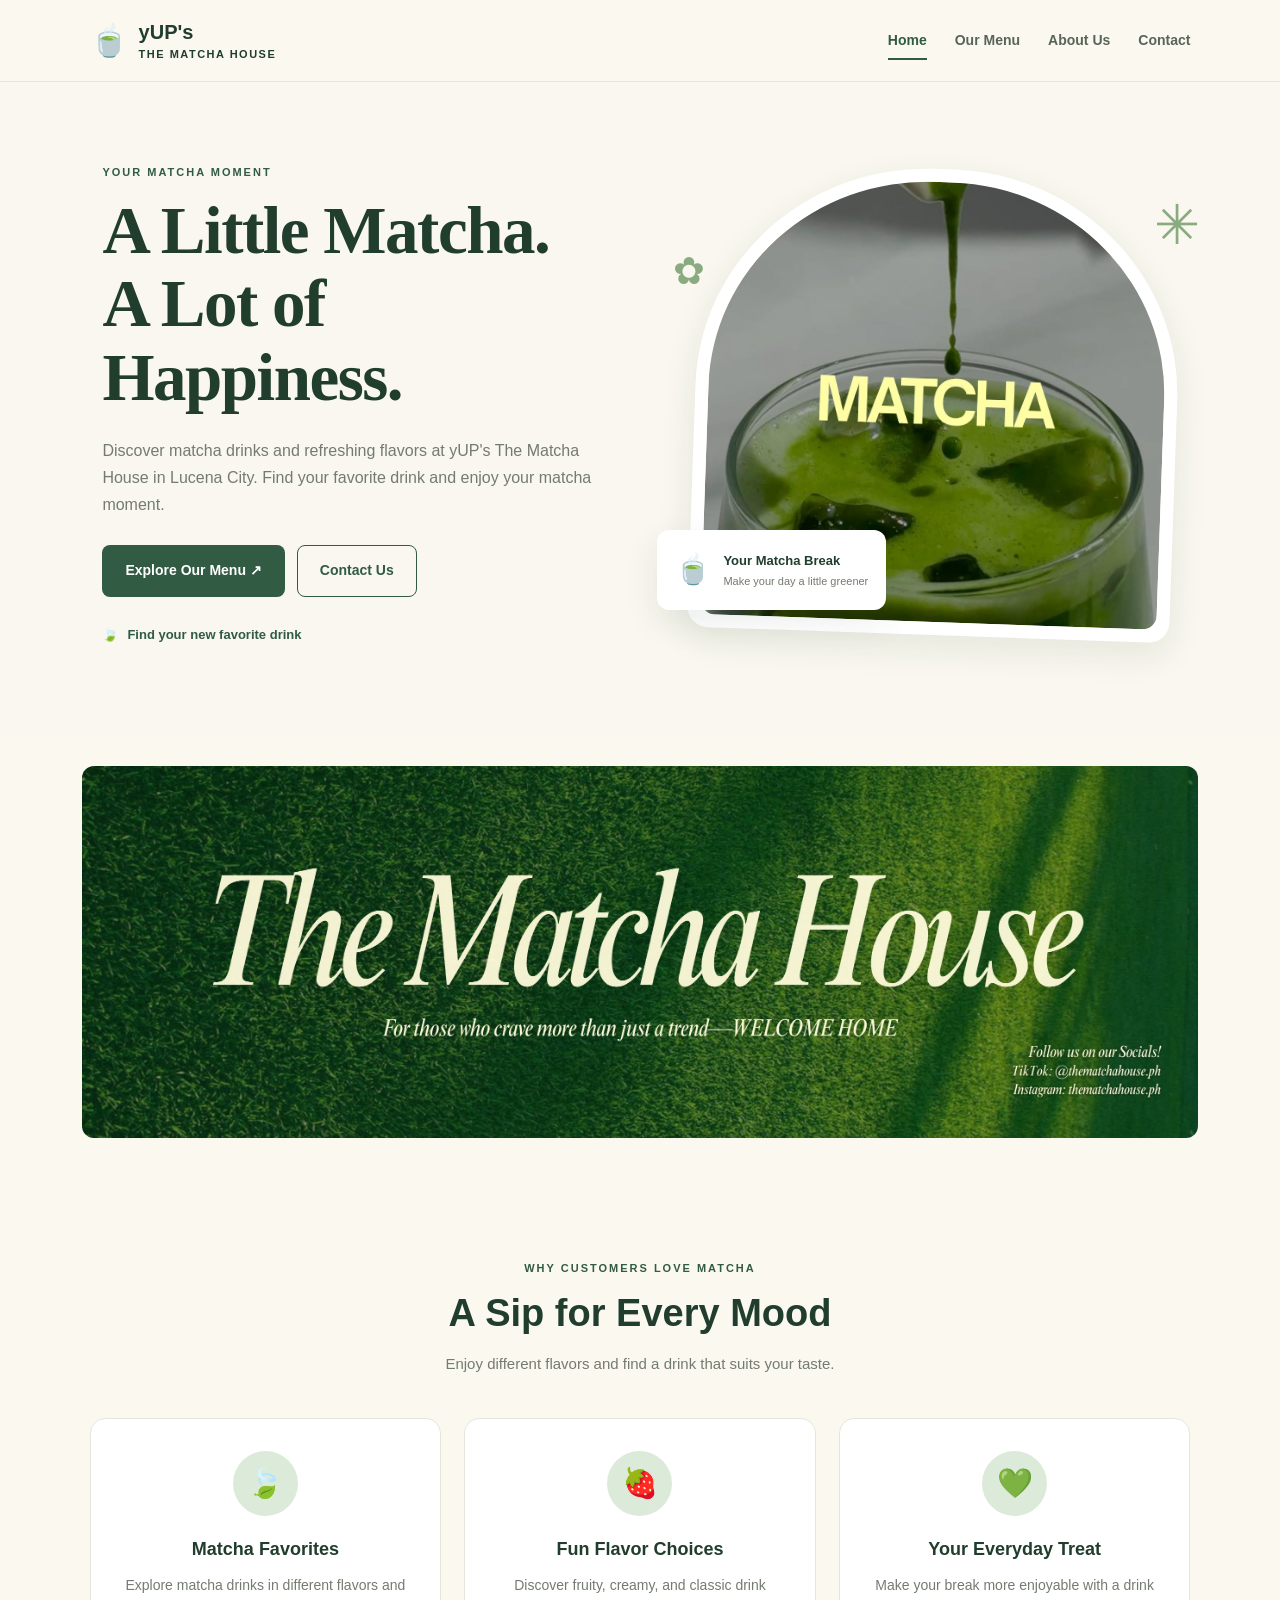
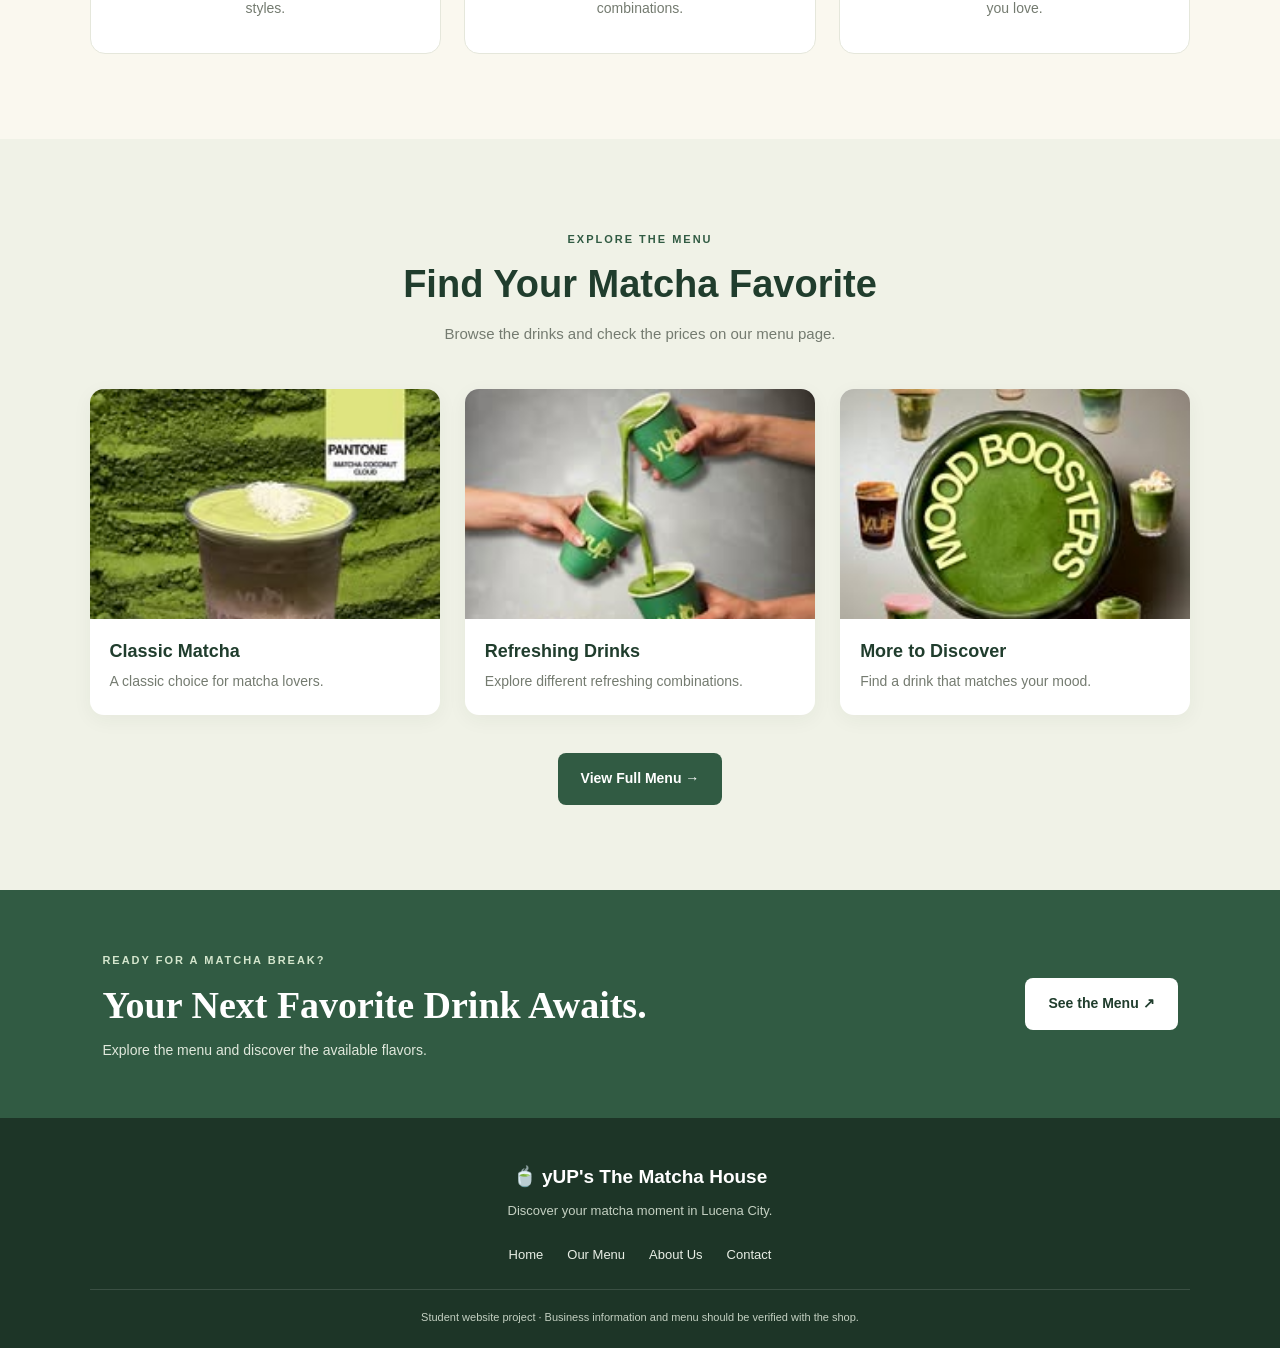
<file: index.html>
<!DOCTYPE html>
<html lang="en">
<head>
  <meta charset="UTF-8">
  <meta name="viewport" content="width=device-width, initial-scale=1.0">
  <title>yUP's The Matcha House | Home</title>
  <link rel="stylesheet" href="style.css">
  <script src="script.js" defer></script>
</head>
<body>
  <header class="header">
    <a class="logo" href="index.html">
      <span class="logo-icon">🍵</span>
      <span>yUP's <small>The Matcha House</small></span>
    </a>

    <button class="menu-toggle" aria-label="Open navigation">☰</button>

    <nav class="nav">
      <a class="active" href="index.html">Home</a>
      <a href="products.html">Our Menu</a>
      <a href="about.html">About Us</a>
      <a href="contact.html">Contact</a>
    </nav>
  </header>

  <main>
    <section class="hero">
      <div class="hero-content">
        <span class="eyebrow">YOUR MATCHA MOMENT</span>
        <h1>A Little Matcha.<br>A Lot of Happiness.</h1>
        <p>
          Discover matcha drinks and refreshing flavors at
          yUP's The Matcha House in Lucena City.
          Find your favorite drink and enjoy your matcha moment.
        </p>
        <div class="hero-buttons">
          <a class="btn btn-primary" href="products.html">Explore Our Menu ↗</a>
          <a class="btn btn-outline" href="contact.html">Contact Us</a>
        </div>
        <div class="hero-note">
          <span>🍃</span> Find your new favorite drink
        </div>
      </div>

      <div class="hero-visual">
        <div class="hero-image-frame">
         
          <img
            src="Matcha.jpeg"
            alt="Matcha drink"
          >
        </div>
        <div class="floating-note">
          <span>🍵</span>
          <div>
            <strong>Your Matcha Break</strong>
            <small>Make your day a little greener</small>
          </div>
        </div>
        <div class="decor decor-one">✳</div>
        <div class="decor decor-two">✿</div>
      </div>
    </section>

    
<div class="home-banner">
    <img src="Homepic.jpg" alt="The Matcha House banner">
</div>


    <section class="benefits section">
      <div class="section-heading">
        <span class="eyebrow">WHY CUSTOMERS LOVE MATCHA</span>
        <h2>A Sip for Every Mood</h2>
        <p>Enjoy different flavors and find a drink that suits your taste.</p>
      </div>

      <div class="benefit-grid">
        <article class="benefit-card">
          <span class="benefit-icon">🍃</span>
          <h3>Matcha Favorites</h3>
          <p>Explore matcha drinks in different flavors and styles.</p>
        </article>

        <article class="benefit-card">
          <span class="benefit-icon">🍓</span>
          <h3>Fun Flavor Choices</h3>
          <p>Discover fruity, creamy, and classic drink combinations.</p>
        </article>

        <article class="benefit-card">
          <span class="benefit-icon">💚</span>
          <h3>Your Everyday Treat</h3>
          <p>Make your break more enjoyable with a drink you love.</p>
        </article>
      </div>
    </section>

    <section class="featured section">
      <div class="section-heading">
        <span class="eyebrow">EXPLORE THE MENU</span>
        <h2>Find Your Matcha Favorite</h2>
        <p>Browse the drinks and check the prices on our menu page.</p>
      </div>

      <div class="mini-grid">
        <article class="mini-card">
          <img src="1st.jpg" alt="Matcha drink sample">
          <h3>Classic Matcha</h3>
          <p>A classic choice for matcha lovers.</p>
        </article>

        <article class="mini-card">
          <img src="2nd.jpg" alt="Iced drink sample">
          <h3>Refreshing Drinks</h3>
          <p>Explore different refreshing combinations.</p>
        </article>

        <article class="mini-card">
          <img src="3rd.jpg" alt="Tea drink sample">
          <h3>More to Discover</h3>
          <p>Find a drink that matches your mood.</p>
        </article>
      </div>

      <div class="center-button">
        <a class="btn btn-primary" href="products.html">View Full Menu →</a>
      </div>
    </section>

    <section class="cta-section">
      <div>
        <span class="eyebrow">READY FOR A MATCHA BREAK?</span>
        <h2>Your Next Favorite Drink Awaits.</h2>
        <p>Explore the menu and discover the available flavors.</p>
      </div>
      <a class="btn btn-light" href="products.html">See the Menu ↗</a>
    </section>
  </main>

  <footer class="footer">
    <a class="footer-brand" href="index.html">🍵 yUP's The Matcha House</a>
    <p>Discover your matcha moment in Lucena City.</p>
    <div class="footer-links">
      <a href="index.html">Home</a>
      <a href="products.html">Our Menu</a>
      <a href="about.html">About Us</a>
      <a href="contact.html">Contact</a>
    </div>
    <p class="copyright">Student website project · Business information and menu should be verified with the shop.</p>
  </footer>
</body>
</html>
</file>
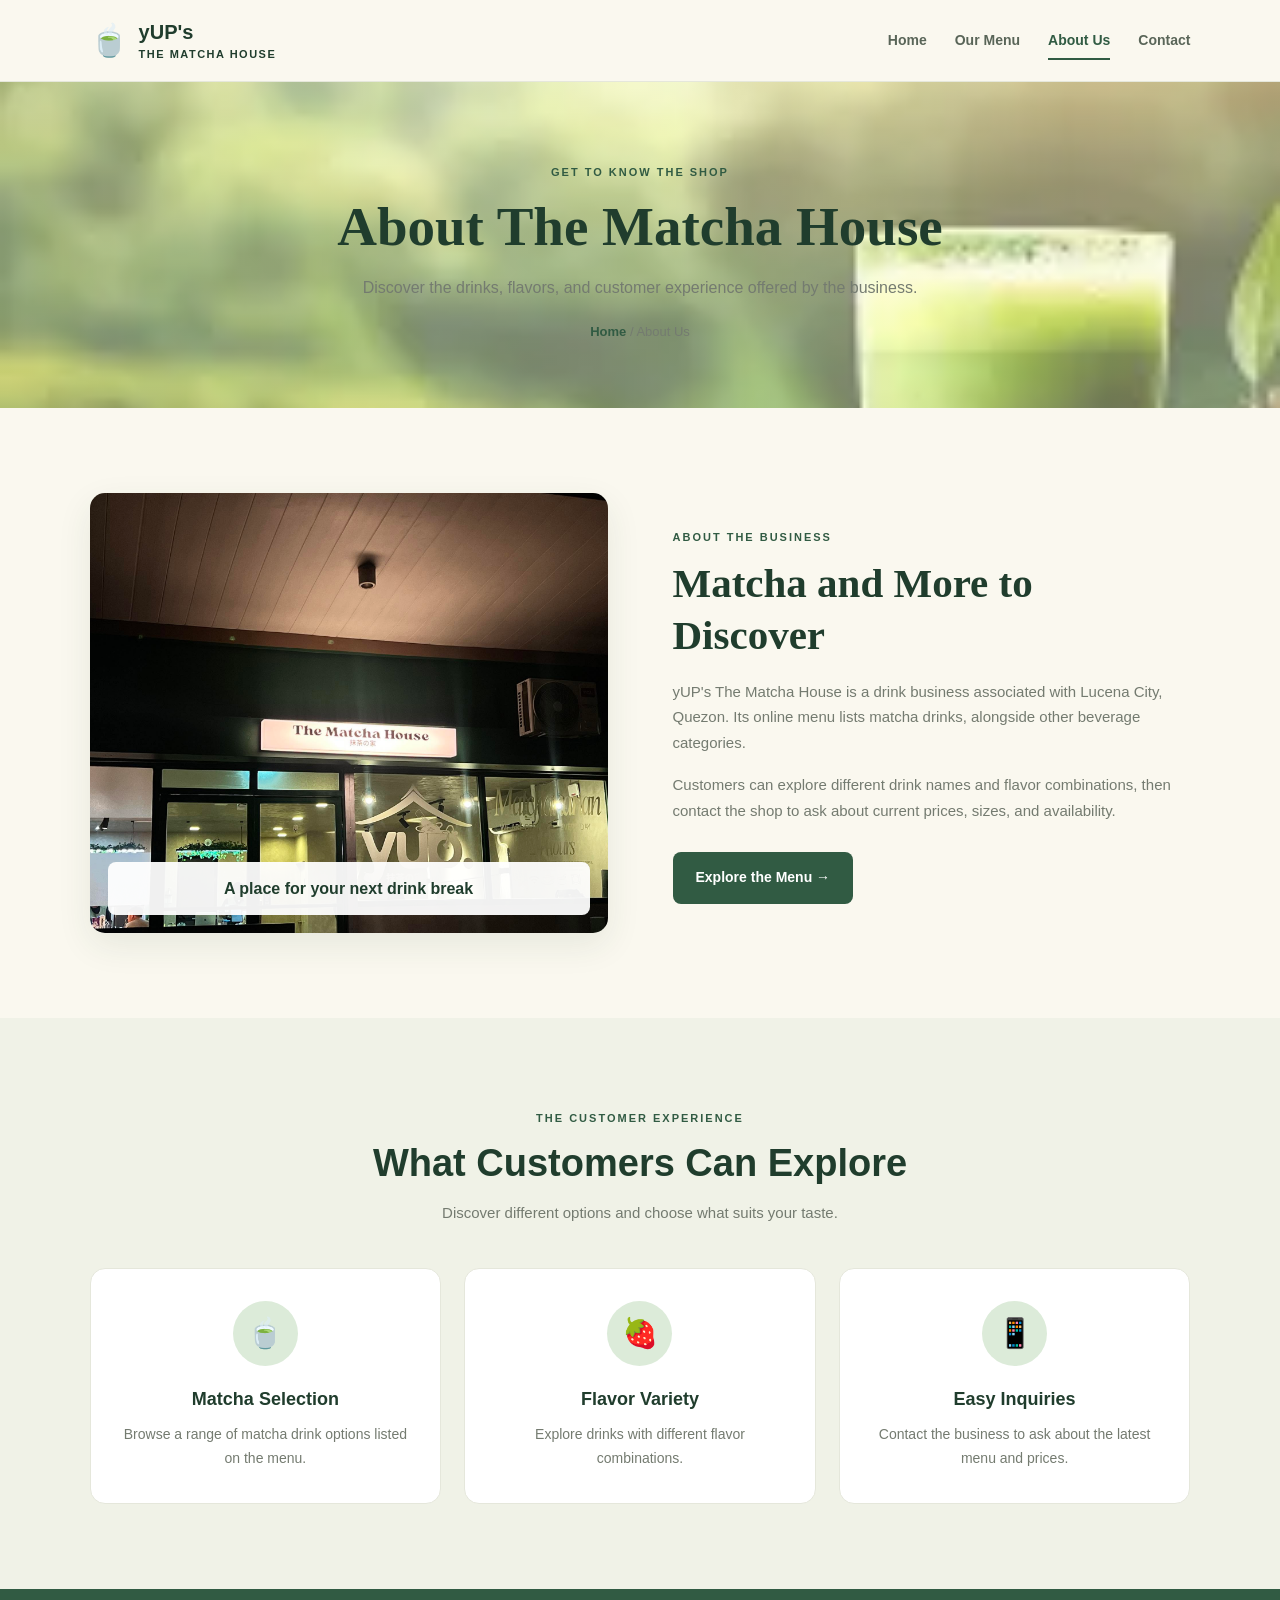
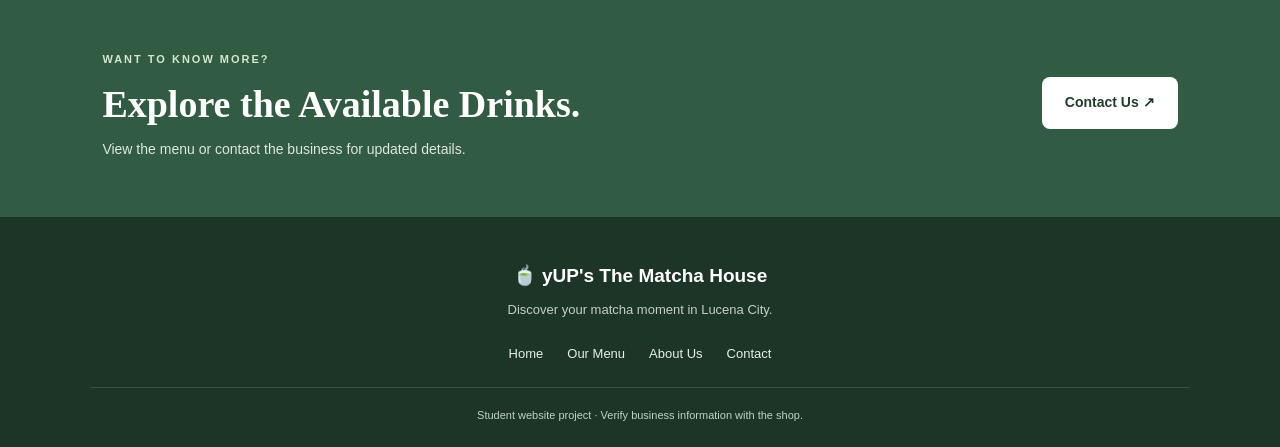
<file: about.html>
<!DOCTYPE html>
<html lang="en">
<head>
  <meta charset="UTF-8">
  <meta name="viewport" content="width=device-width, initial-scale=1.0">
  <title>About Us | yUP's The Matcha House</title>
  <link rel="stylesheet" href="style.css">
  <script src="script.js" defer></script>
</head>
<body>
  <header class="header">
    <a class="logo" href="index.html">
      <span class="logo-icon">🍵</span>
      <span>yUP's <small>The Matcha House</small></span>
    </a>
    <button class="menu-toggle" aria-label="Open navigation">☰</button>
    <nav class="nav">
      <a href="index.html">Home</a>
      <a href="products.html">Our Menu</a>
      <a class="active" href="about.html">About Us</a>
      <a href="contact.html">Contact</a>
    </nav>
  </header>

  <main>
    <section class="page-hero">
      <span class="eyebrow">GET TO KNOW THE SHOP</span>
      <h1>About The Matcha House</h1>
      <p>Discover the drinks, flavors, and customer experience offered by the business.</p>
      <div class="breadcrumb"><a href="index.html">Home</a> / About Us</div>
    </section>

    <section class="about-layout section">
      <div class="about-image">
      
        <img src="matchahouse.jpg" alt="The Matcha House">
        <div class="image-caption">A place for your next drink break</div>
      </div>

      <div class="about-content">
        <span class="eyebrow">ABOUT THE BUSINESS</span>
        <h2>Matcha and More to Discover</h2>
        <p>
          yUP's The Matcha House is a drink business associated with
          Lucena City, Quezon. Its online menu lists matcha drinks,
          alongside other beverage categories.
        </p>
        <p>
          Customers can explore different drink names and flavor
          combinations, then contact the shop to ask about current
          prices, sizes, and availability.
        </p>
        <a class="btn btn-primary" href="products.html">Explore the Menu →</a>
      </div>
    </section>

    <section class="section values-section">
      <div class="section-heading">
        <span class="eyebrow">THE CUSTOMER EXPERIENCE</span>
        <h2>What Customers Can Explore</h2>
        <p>Discover different options and choose what suits your taste.</p>
      </div>

      <div class="benefit-grid">
        <article class="benefit-card">
          <span class="benefit-icon">🍵</span>
          <h3>Matcha Selection</h3>
          <p>Browse a range of matcha drink options listed on the menu.</p>
        </article>
        <article class="benefit-card">
          <span class="benefit-icon">🍓</span>
          <h3>Flavor Variety</h3>
          <p>Explore drinks with different flavor combinations.</p>
        </article>
        <article class="benefit-card">
          <span class="benefit-icon">📱</span>
          <h3>Easy Inquiries</h3>
          <p>Contact the business to ask about the latest menu and prices.</p>
        </article>
      </div>
    </section>

    <section class="cta-section">
      <div>
        <span class="eyebrow">WANT TO KNOW MORE?</span>
        <h2>Explore the Available Drinks.</h2>
        <p>View the menu or contact the business for updated details.</p>
      </div>
      <a class="btn btn-light" href="contact.html">Contact Us ↗</a>
    </section>
  </main>

  <footer class="footer">
    <a class="footer-brand" href="index.html">🍵 yUP's The Matcha House</a>
    <p>Discover your matcha moment in Lucena City.</p>
    <div class="footer-links">
      <a href="index.html">Home</a>
      <a href="products.html">Our Menu</a>
      <a href="about.html">About Us</a>
      <a href="contact.html">Contact</a>
    </div>
    <p class="copyright">Student website project · Verify business information with the shop.</p>
  </footer>
</body>
</html>
</file>
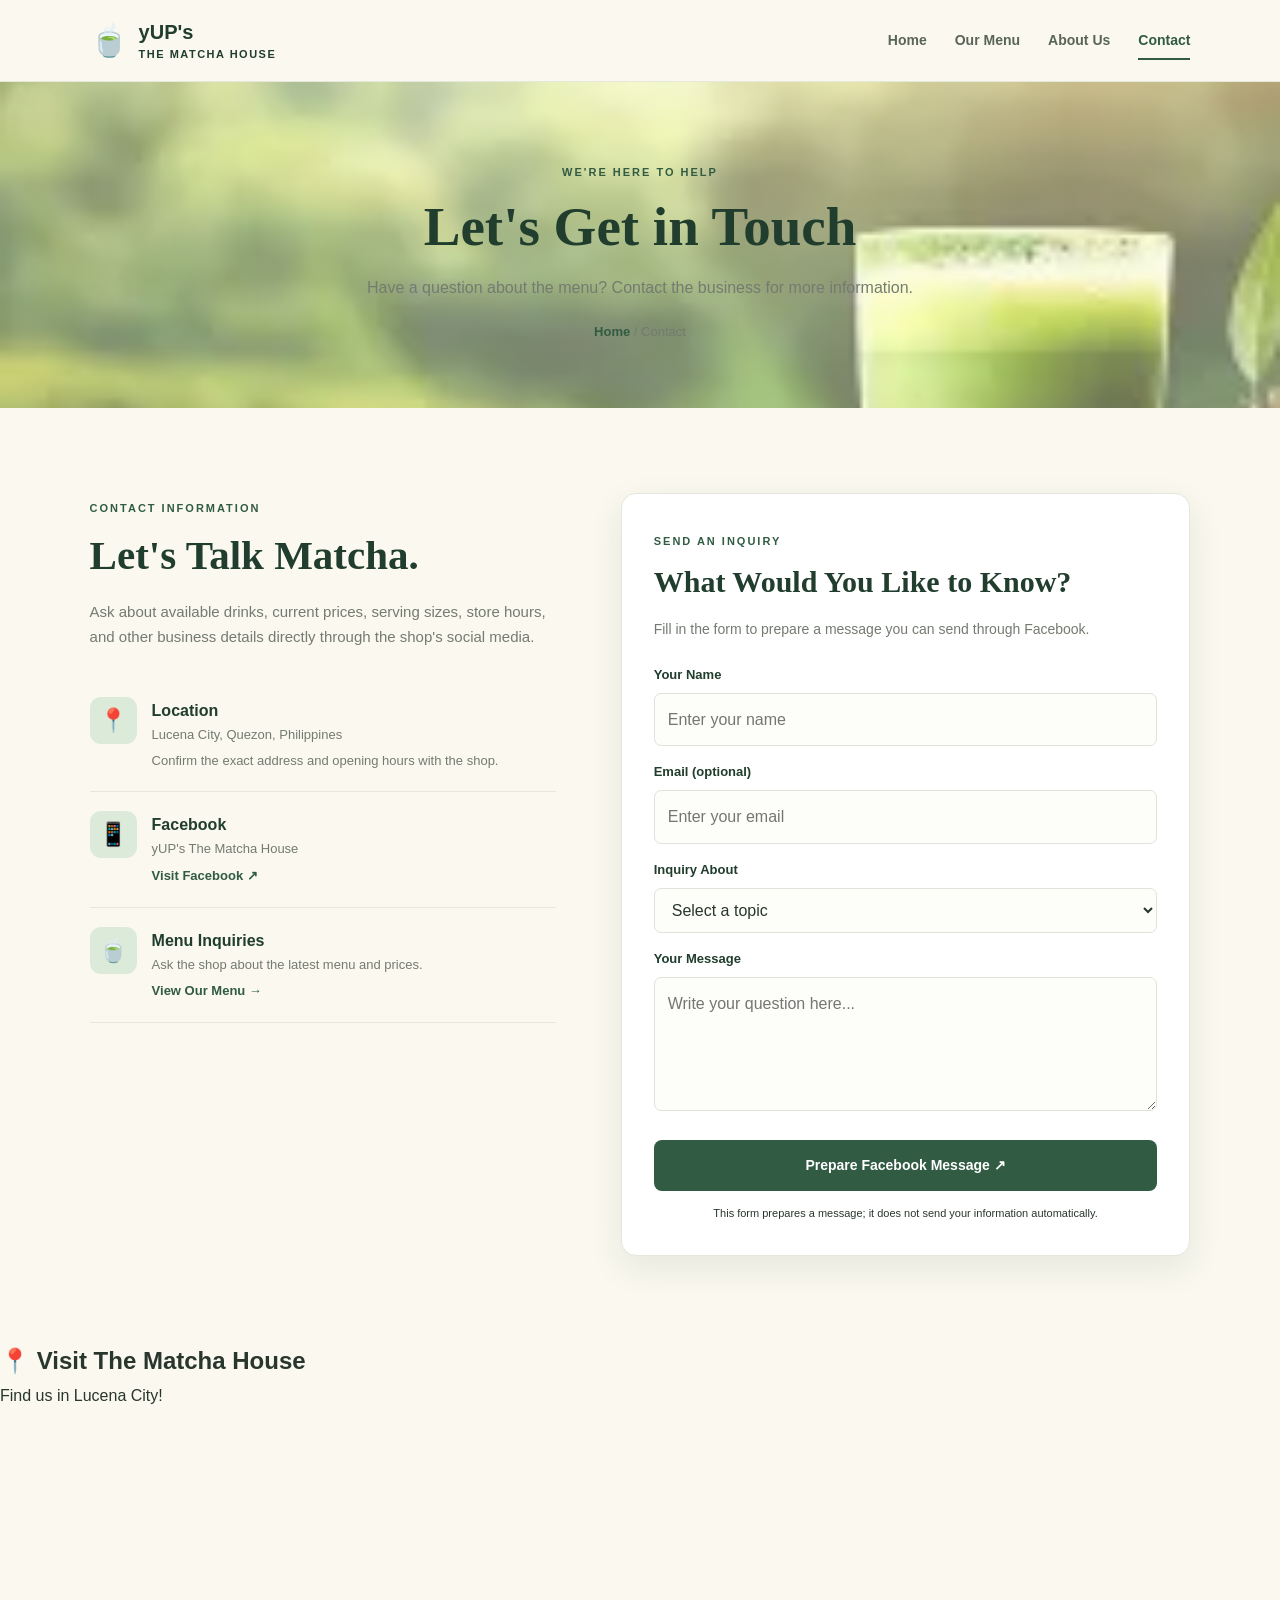
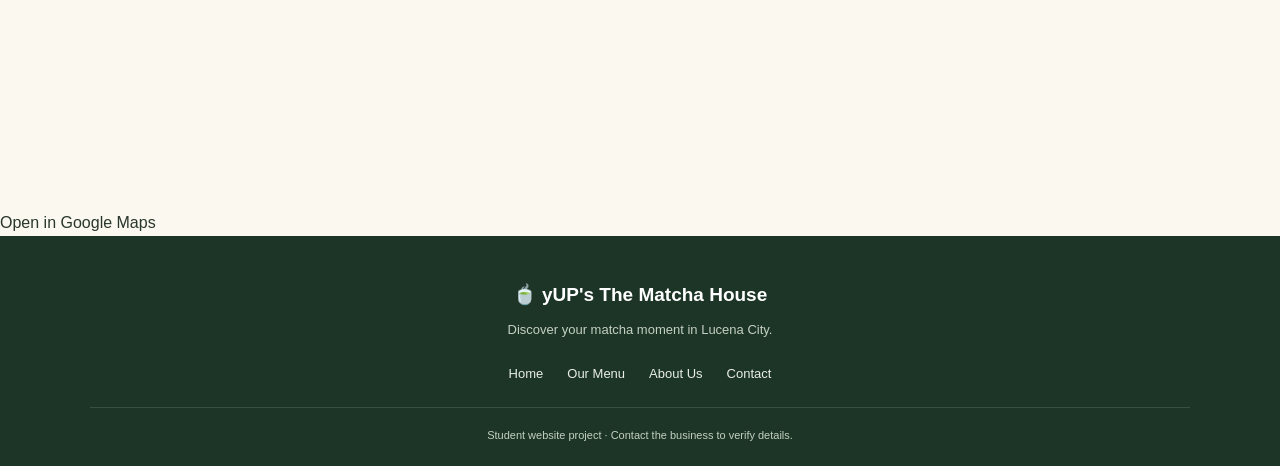
<file: contact.html>
<!DOCTYPE html>
<html lang="en">
<head>
  <meta charset="UTF-8">
  <meta name="viewport" content="width=device-width, initial-scale=1.0">
  <title>Contact Us | yUP's The Matcha House</title>
  <link rel="stylesheet" href="style.css">
  <script src="script.js" defer></script>
</head>
<body>
  <header class="header">
    <a class="logo" href="index.html">
      <span class="logo-icon">🍵</span>
      <span>yUP's <small>The Matcha House</small></span>
    </a>
    <button class="menu-toggle" aria-label="Open navigation">☰</button>
    <nav class="nav">
      <a href="index.html">Home</a>
      <a href="products.html">Our Menu</a>
      <a href="about.html">About Us</a>
      <a class="active" href="contact.html">Contact</a>
    </nav>
  </header>

  <main>
    <section class="page-hero">
      <span class="eyebrow">WE'RE HERE TO HELP</span>
      <h1>Let's Get in Touch</h1>
      <p>Have a question about the menu? Contact the business for more information.</p>
      <div class="breadcrumb"><a href="index.html">Home</a> / Contact</div>
    </section>

    <section class="contact-layout section">
      <div class="contact-intro">
        <span class="eyebrow">CONTACT INFORMATION</span>
        <h2>Let's Talk Matcha.</h2>
        <p>
          Ask about available drinks, current prices, serving sizes,
          store hours, and other business details directly through the
          shop's social media.
        </p>

        <div class="contact-detail">
          <span class="detail-icon">📍</span>
          <div>
            <h3>Location</h3>
            <p>Lucena City, Quezon, Philippines</p>
            <small>Confirm the exact address and opening hours with the shop.</small>
          </div>
        </div>

        <div class="contact-detail">
          <span class="detail-icon">📱</span>
          <div>
            <h3>Facebook</h3>
            <p>yUP's The Matcha House</p>
            <a
              class="text-link"
              href="https://www.facebook.com/share/1E81ZozwE9/"
              target="_blank"
              rel="noopener noreferrer"
            >Visit Facebook ↗</a>
          </div>
        </div>

        <div class="contact-detail">
          <span class="detail-icon">🍵</span>
          <div>
            <h3>Menu Inquiries</h3>
            <p>Ask the shop about the latest menu and prices.</p>
            <a class="text-link" href="products.html">View Our Menu →</a>
          </div>
        </div>
      </div>

      <div class="contact-form-card">
        <span class="eyebrow">SEND AN INQUIRY</span>
        <h2>What Would You Like to Know?</h2>
        <p>Fill in the form to prepare a message you can send through Facebook.</p>

        <form id="contactForm">
          <label for="customerName">Your Name</label>
          <input
            type="text"
            id="customerName"
            name="customerName"
            placeholder="Enter your name"
            required
          >

          <label for="customerEmail">Email (optional)</label>
          <input
            type="email"
            id="customerEmail"
            name="customerEmail"
            placeholder="Enter your email"
          >

          <label for="inquiryType">Inquiry About</label>
          <select id="inquiryType" name="inquiryType" required>
            <option value="">Select a topic</option>
            <option>Menu and Prices</option>
            <option>Available Drinks</option>
            <option>Store Location</option>
            <option>Opening Hours</option>
            <option>Other Inquiry</option>
          </select>

          <label for="message">Your Message</label>
          <textarea
            id="message"
            name="message"
            rows="4"
            placeholder="Write your question here..."
            required
          ></textarea>

          <button class="btn btn-primary form-button" type="submit">
            Prepare Facebook Message ↗
          </button>
          <p class="form-note">
            This form prepares a message; it does not send your information automatically.
          </p>
        </form>
      </div>
    </section>
  </main>

  <section id="location" class="map-section">
    <h2>📍 Visit The Matcha House</h2>
    <p>Find us in Lucena City!</p>

    <iframe
        src="https://maps.google.com/maps?q=The%20Matcha%20House%20Lucena%20City&t=&z=15&output=embed"
        width="100%"
        height="400"
        style="border:0; display:block;"
        allowfullscreen
        loading="lazy"
        title="The Matcha House Google Map">
    </iframe>

    <a href="https://www.google.com/maps/search/?api=1&query=The%20Matcha%20House%20Lucena%20City"
       target="_blank"
       rel="noopener noreferrer">
       Open in Google Maps
    </a>
</section>

  <footer class="footer">
    <a class="footer-brand" href="index.html">🍵 yUP's The Matcha House</a>
    <p>Discover your matcha moment in Lucena City.</p>
    <div class="footer-links">
      <a href="index.html">Home</a>
      <a href="products.html">Our Menu</a>
      <a href="about.html">About Us</a>
      <a href="contact.html">Contact</a>
    </div>
    <p class="copyright">Student website project · Contact the business to verify details.</p>
  </footer>
</body>
</html>
</file>
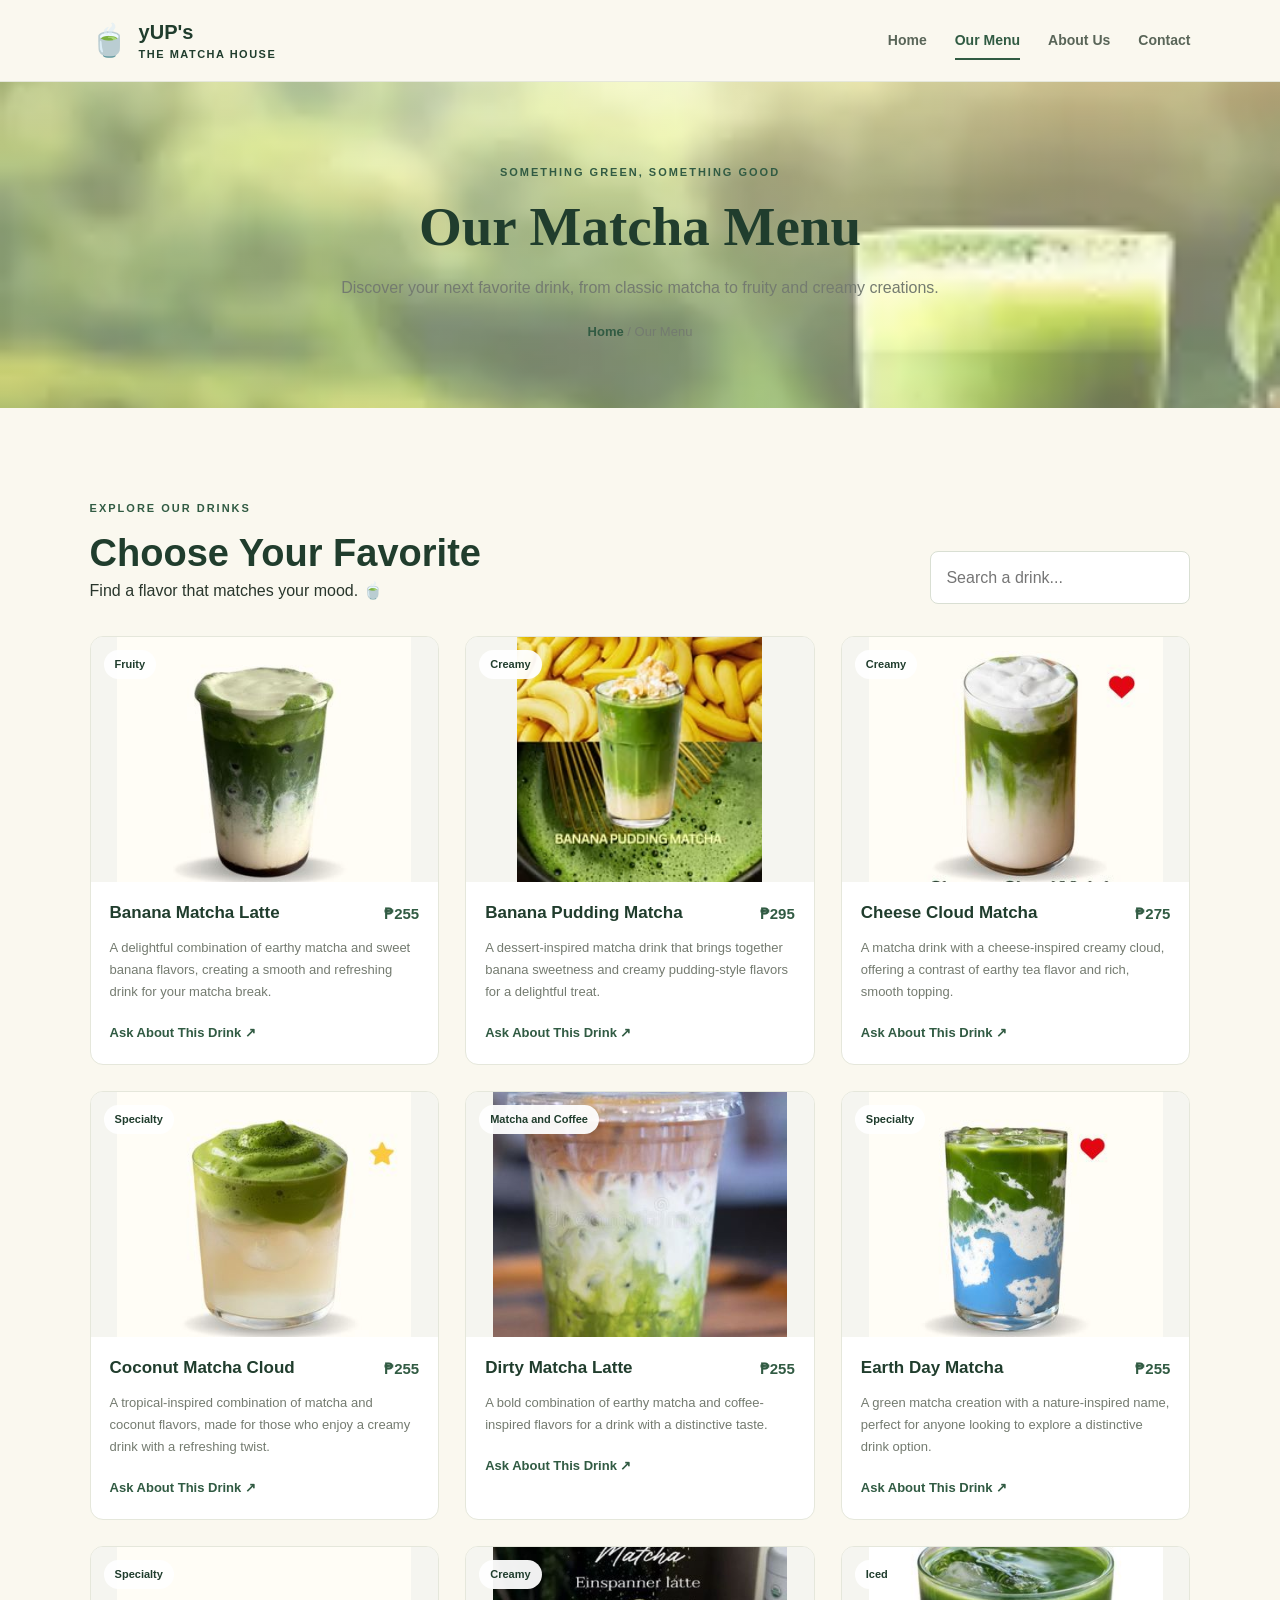
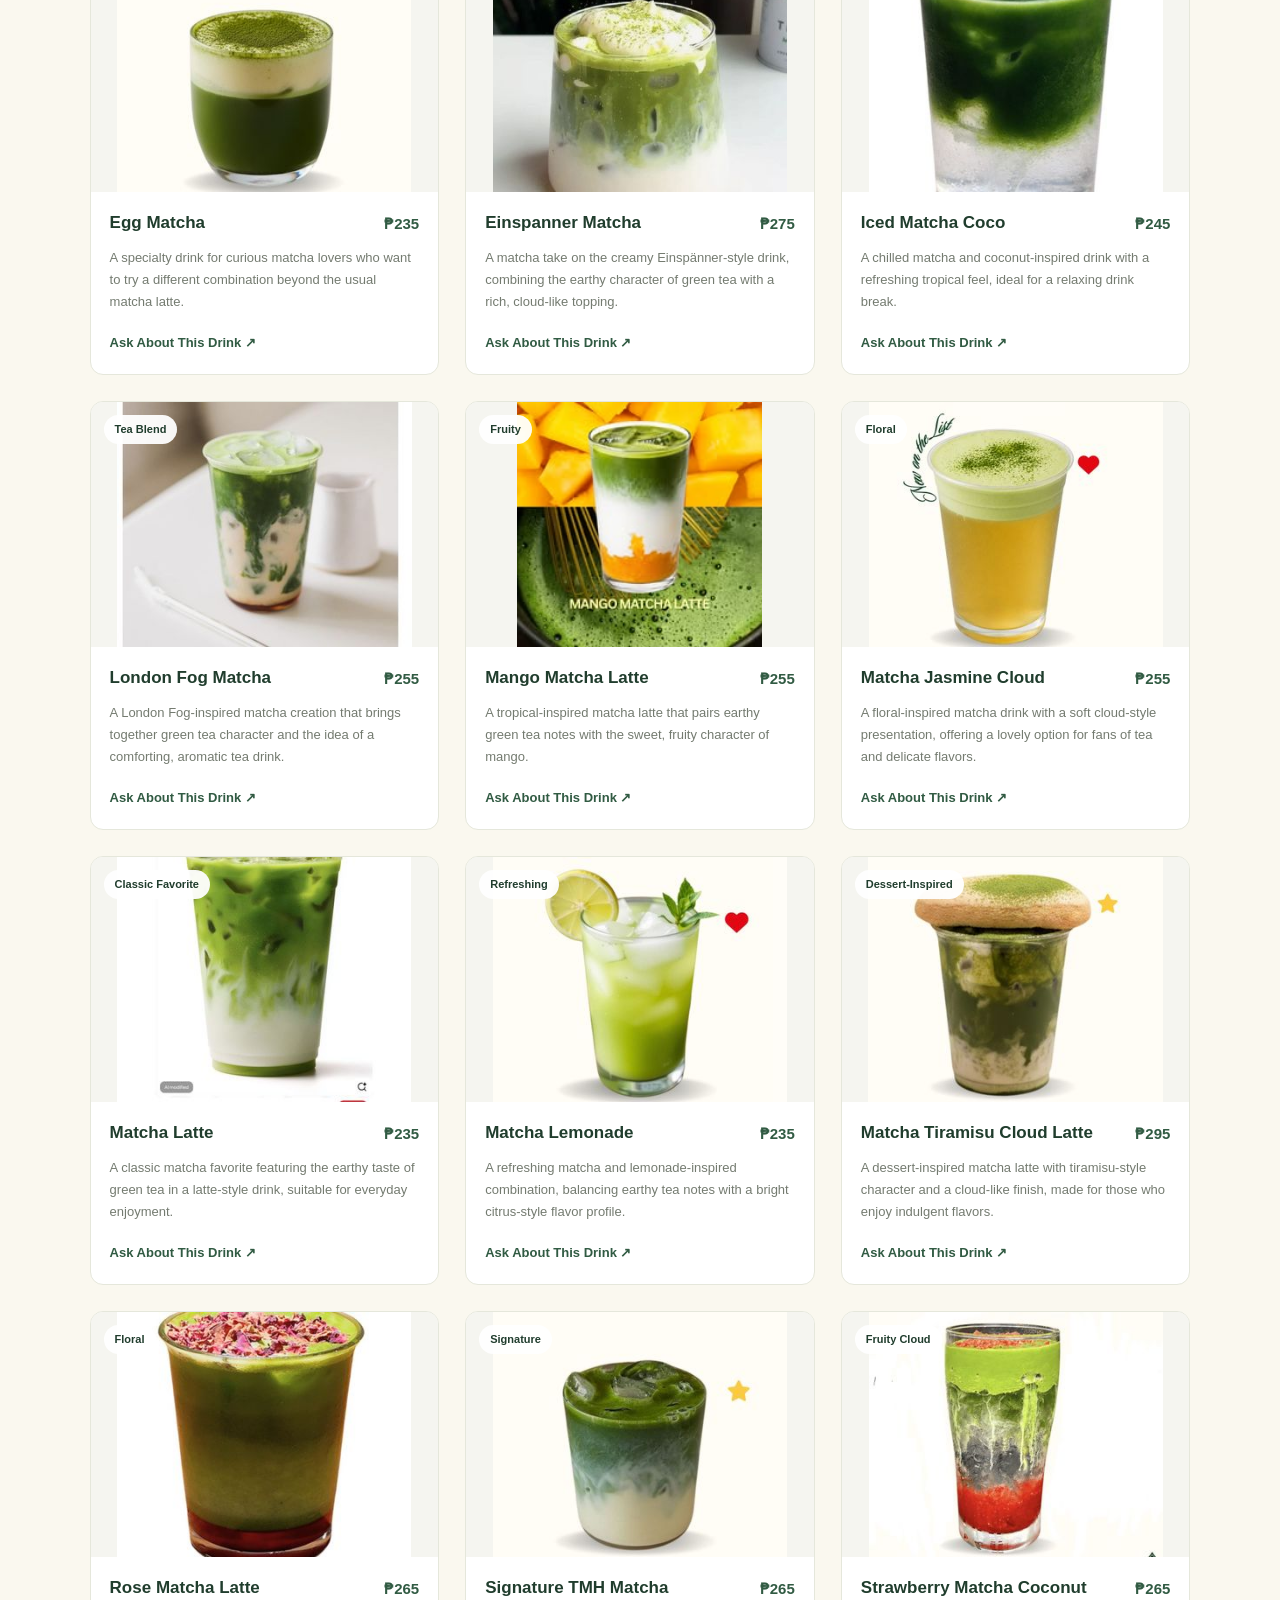
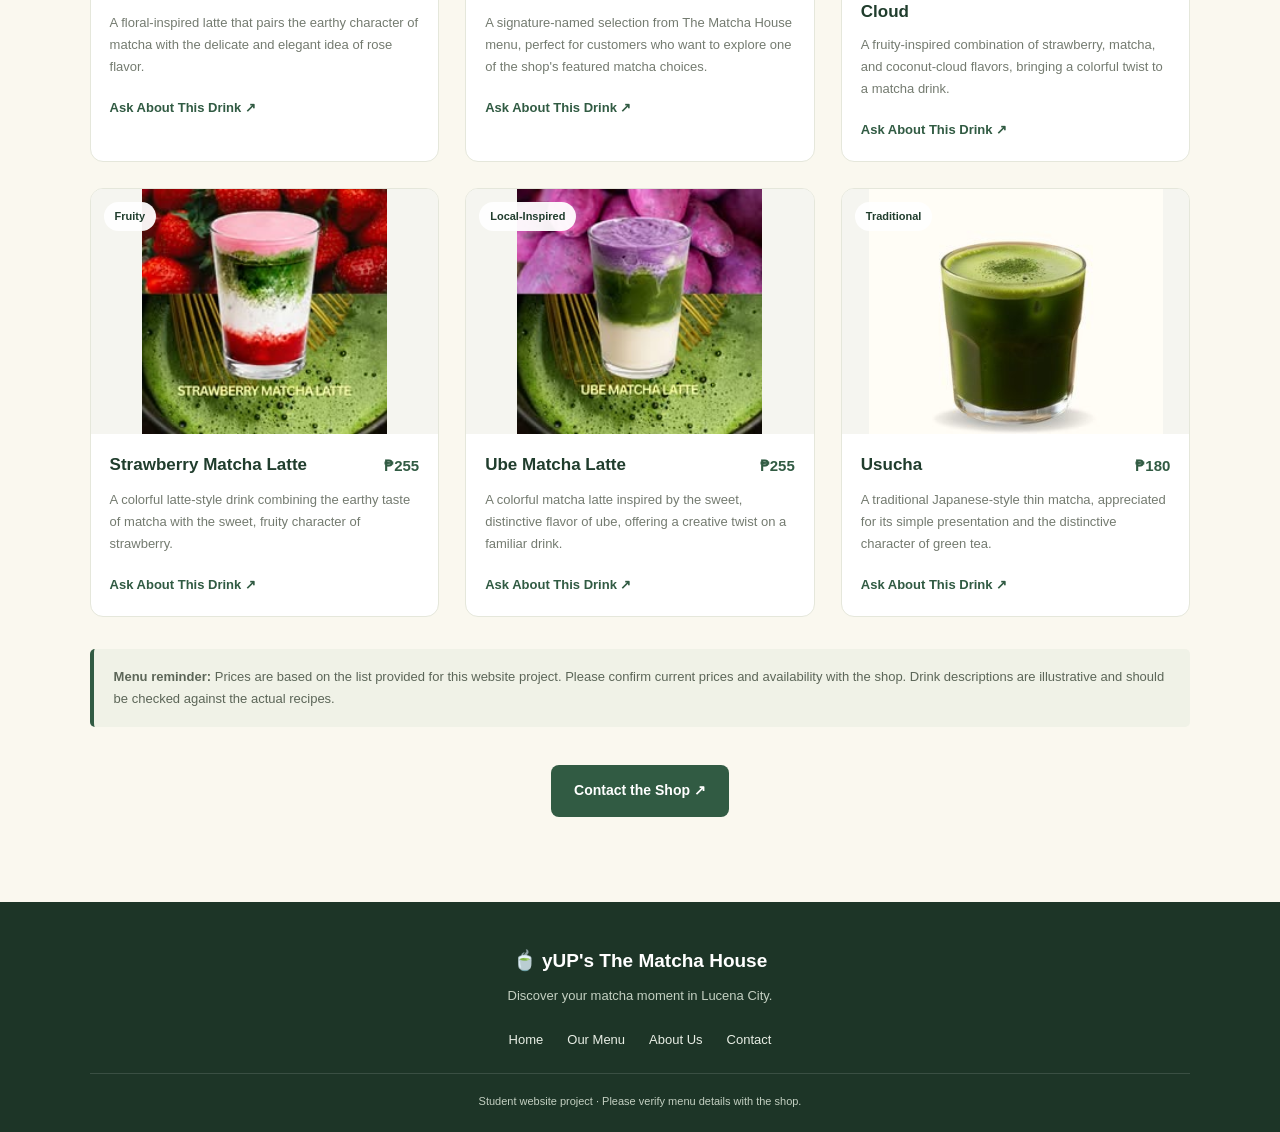
<file: products.html>
<!DOCTYPE html>
<html lang="en">
<head>
  <meta charset="UTF-8">
  <meta name="viewport" content="width=device-width, initial-scale=1.0">
  <title>Our Matcha Menu | yUP's The Matcha House</title>
  <link rel="stylesheet" href="style.css">
  <script src="script.js" defer></script>
</head>
<body>

  <header class="header">
    <a class="logo" href="index.html">
      <span class="logo-icon">🍵</span>
      <span>yUP's <small>The Matcha House</small></span>
    </a>

    <button class="menu-toggle" aria-label="Open navigation">☰</button>

    <nav class="nav">
      <a href="index.html">Home</a>
      <a class="active" href="products.html">Our Menu</a>
      <a href="about.html">About Us</a>
      <a href="contact.html">Contact</a>
    </nav>
  </header>

  <main>

    <section class="page-hero">
      <span class="eyebrow">SOMETHING GREEN, SOMETHING GOOD</span>
      <h1>Our Matcha Menu</h1>
      <p>Discover your next favorite drink, from classic matcha to fruity and creamy creations.</p>
      <div class="breadcrumb">
        <a href="index.html">Home</a> / Our Menu
      </div>
    </section>

    <section class="menu-section section">

      <div class="menu-toolbar">
        <div>
          <span class="eyebrow">EXPLORE OUR DRINKS</span>
          <h2>Choose Your Favorite</h2>
          <p>Find a flavor that matches your mood. 🍵</p>
        </div>

        <input
          type="search"
          id="menuSearch"
          class="search-input"
          placeholder="Search a drink..."
          aria-label="Search drinks"
        >
      </div>

      <div class="product-grid" id="productGrid">

   
        <article class="product-card" data-name="Banana Matcha Latte">
          <div class="product-image">
            <img src="bananalatte.jpeg" alt="Banana Matcha Latte">
            <span class="product-tag">Fruity</span>
          </div>
          <div class="product-info">
            <div class="product-title-row">
              <h3>Banana Matcha Latte</h3>
              <span class="price">₱255</span>
            </div>
            <p>A delightful combination of earthy matcha and sweet banana flavors, creating a smooth and refreshing drink for your matcha break.</p>
            <a class="text-link" href="contact.html">Ask About This Drink ↗</a>
          </div>
        </article>

        <article class="product-card" data-name="Banana Pudding Matcha">
          <div class="product-image">
            <img src="bananapudding.jpeg" alt="Banana Pudding Matcha">
            <span class="product-tag">Creamy</span>
          </div>
          <div class="product-info">
            <div class="product-title-row">
              <h3>Banana Pudding Matcha</h3>
              <span class="price">₱295</span>
            </div>
            <p>A dessert-inspired matcha drink that brings together banana sweetness and creamy pudding-style flavors for a delightful treat.</p>
            <a class="text-link" href="contact.html">Ask About This Drink ↗</a>
          </div>
        </article>

        <article class="product-card" data-name="Cheese Cloud Matcha">
          <div class="product-image">
            <img src="c.cloud.jpeg" alt="Cheese Cloud Matcha">
            <span class="product-tag">Creamy</span>
          </div>
          <div class="product-info">
            <div class="product-title-row">
              <h3>Cheese Cloud Matcha</h3>
              <span class="price">₱275</span>
            </div>
            <p>A matcha drink with a cheese-inspired creamy cloud, offering a contrast of earthy tea flavor and rich, smooth topping.</p>
            <a class="text-link" href="contact.html">Ask About This Drink ↗</a>
          </div>
        </article>

        <article class="product-card" data-name="Coconut Matcha Cloud">
          <div class="product-image">
            <img src="coconut.jpeg" alt="Coconut Matcha Cloud">
            <span class="product-tag">Specialty</span>
          </div>
          <div class="product-info">
            <div class="product-title-row">
              <h3>Coconut Matcha Cloud</h3>
              <span class="price">₱255</span>
            </div>
            <p>A tropical-inspired combination of matcha and coconut flavors, made for those who enjoy a creamy drink with a refreshing twist.</p>
            <a class="text-link" href="contact.html">Ask About This Drink ↗</a>
          </div>
        </article>

        <article class="product-card" data-name="Dirty Matcha Latte">
          <div class="product-image">
            <img src="dirty.jpeg" alt="Dirty Matcha Latte">
            <span class="product-tag">Matcha and Coffee</span>
          </div>
          <div class="product-info">
            <div class="product-title-row">
              <h3>Dirty Matcha Latte</h3>
              <span class="price">₱255</span>
            </div>
            <p>A bold combination of earthy matcha and coffee-inspired flavors for a drink with a distinctive taste.</p>
            <a class="text-link" href="contact.html">Ask About This Drink ↗</a>
          </div>
        </article>

        <article class="product-card" data-name="Earth Day Matcha">
          <div class="product-image">
            <img src="earth.jpeg" alt="Earth Day Matcha">
            <span class="product-tag">Specialty</span>
          </div>
          <div class="product-info">
            <div class="product-title-row">
              <h3>Earth Day Matcha</h3>
              <span class="price">₱255</span>
            </div>
            <p>A green matcha creation with a nature-inspired name, perfect for anyone looking to explore a distinctive drink option.</p>
            <a class="text-link" href="contact.html">Ask About This Drink ↗</a>
          </div>
        </article>

        <article class="product-card" data-name="Egg Matcha">
          <div class="product-image">
            <img src="egg.jpeg" alt="Egg Matcha">
            <span class="product-tag">Specialty</span>
          </div>
          <div class="product-info">
            <div class="product-title-row">
              <h3>Egg Matcha</h3>
              <span class="price">₱235</span>
            </div>
            <p>A specialty drink for curious matcha lovers who want to try a different combination beyond the usual matcha latte.</p>
            <a class="text-link" href="contact.html">Ask About This Drink ↗</a>
          </div>
        </article>

        <article class="product-card" data-name="Einspanner Matcha">
          <div class="product-image">
            <img src="einspanner.jpeg" alt="Einspanner Matcha">
            <span class="product-tag">Creamy</span>
          </div>
          <div class="product-info">
            <div class="product-title-row">
              <h3>Einspanner Matcha</h3>
              <span class="price">₱275</span>
            </div>
            <p>A matcha take on the creamy Einspänner-style drink, combining the earthy character of green tea with a rich, cloud-like topping.</p>
            <a class="text-link" href="contact.html">Ask About This Drink ↗</a>
          </div>
        </article>

        <article class="product-card" data-name="Iced Matcha Coco">
          <div class="product-image">
            <img src="coco.jpeg" alt="Iced Matcha Coco">
            <span class="product-tag">Iced</span>
          </div>
          <div class="product-info">
            <div class="product-title-row">
              <h3>Iced Matcha Coco</h3>
              <span class="price">₱245</span>
            </div>
            <p>A chilled matcha and coconut-inspired drink with a refreshing tropical feel, ideal for a relaxing drink break.</p>
            <a class="text-link" href="contact.html">Ask About This Drink ↗</a>
          </div>
        </article>

        <article class="product-card" data-name="London Fog Matcha">
          <div class="product-image">
            <img src="london.jpeg" alt="London Fog Matcha">
            <span class="product-tag">Tea Blend</span>
          </div>
          <div class="product-info">
            <div class="product-title-row">
              <h3>London Fog Matcha</h3>
              <span class="price">₱255</span>
            </div>
            <p>A London Fog-inspired matcha creation that brings together green tea character and the idea of a comforting, aromatic tea drink.</p>
            <a class="text-link" href="contact.html">Ask About This Drink ↗</a>
          </div>
        </article>

        <article class="product-card" data-name="Mango Matcha Latte">
          <div class="product-image">
            <img src="mango.jpg" alt="Mango Matcha Latte">
            <span class="product-tag">Fruity</span>
          </div>
          <div class="product-info">
            <div class="product-title-row">
              <h3>Mango Matcha Latte</h3>
              <span class="price">₱255</span>
            </div>
            <p>A tropical-inspired matcha latte that pairs earthy green tea notes with the sweet, fruity character of mango.</p>
            <a class="text-link" href="contact.html">Ask About This Drink ↗</a>
          </div>
        </article>

        <article class="product-card" data-name="Matcha Jasmine Cloud">
          <div class="product-image">
            <img src="jasmine.jpg" alt="Matcha Jasmine Cloud">
            <span class="product-tag">Floral</span>
          </div>
          <div class="product-info">
            <div class="product-title-row">
              <h3>Matcha Jasmine Cloud</h3>
              <span class="price">₱255</span>
            </div>
            <p>A floral-inspired matcha drink with a soft cloud-style presentation, offering a lovely option for fans of tea and delicate flavors.</p>
            <a class="text-link" href="contact.html">Ask About This Drink ↗</a>
          </div>
        </article>

        <article class="product-card" data-name="Matcha Latte">
          <div class="product-image">
            <img src="matcha.jpg" alt="Matcha Latte">
            <span class="product-tag">Classic Favorite</span>
          </div>
          <div class="product-info">
            <div class="product-title-row">
              <h3>Matcha Latte</h3>
              <span class="price">₱235</span>
            </div>
            <p>A classic matcha favorite featuring the earthy taste of green tea in a latte-style drink, suitable for everyday enjoyment.</p>
            <a class="text-link" href="contact.html">Ask About This Drink ↗</a>
          </div>
        </article>

        <article class="product-card" data-name="Matcha Lemonade">
          <div class="product-image">
            <img src="lemonade.jpg" alt="Matcha Lemonade">
            <span class="product-tag">Refreshing</span>
          </div>
          <div class="product-info">
            <div class="product-title-row">
              <h3>Matcha Lemonade</h3>
              <span class="price">₱235</span>
            </div>
            <p>A refreshing matcha and lemonade-inspired combination, balancing earthy tea notes with a bright citrus-style flavor profile.</p>
            <a class="text-link" href="contact.html">Ask About This Drink ↗</a>
          </div>
        </article>

        <article class="product-card" data-name="Matcha Tiramisu Cloud Latte">
          <div class="product-image">
            <img src="tiramisu.jpg" alt="Matcha Tiramisu Cloud Latte">
            <span class="product-tag">Dessert-Inspired</span>
          </div>
          <div class="product-info">
            <div class="product-title-row">
              <h3>Matcha Tiramisu Cloud Latte</h3>
              <span class="price">₱295</span>
            </div>
            <p>A dessert-inspired matcha latte with tiramisu-style character and a cloud-like finish, made for those who enjoy indulgent flavors.</p>
            <a class="text-link" href="contact.html">Ask About This Drink ↗</a>
          </div>
        </article>

        <article class="product-card" data-name="Rose Matcha Latte">
          <div class="product-image">
            <img src="rose.jpg" alt="Rose Matcha Latte">
            <span class="product-tag">Floral</span>
          </div>
          <div class="product-info">
            <div class="product-title-row">
              <h3>Rose Matcha Latte</h3>
              <span class="price">₱265</span>
            </div>
            <p>A floral-inspired latte that pairs the earthy character of matcha with the delicate and elegant idea of rose flavor.</p>
            <a class="text-link" href="contact.html">Ask About This Drink ↗</a>
          </div>
        </article>

        <article class="product-card" data-name="Signature TMH Matcha">
          <div class="product-image">
            <img src="signature.jpg" alt="Signature TMH Matcha">
            <span class="product-tag">Signature</span>
          </div>
          <div class="product-info">
            <div class="product-title-row">
              <h3>Signature TMH Matcha</h3>
              <span class="price">₱265</span>
            </div>
            <p>A signature-named selection from The Matcha House menu, perfect for customers who want to explore one of the shop's featured matcha choices.</p>
            <a class="text-link" href="contact.html">Ask About This Drink ↗</a>
          </div>
        </article>

        <article class="product-card" data-name="Strawberry Matcha Coconut Cloud">
          <div class="product-image">
            <img src="strawberry.jpg" alt="Strawberry Matcha Coconut Cloud">
            <span class="product-tag">Fruity Cloud</span>
          </div>
          <div class="product-info">
            <div class="product-title-row">
              <h3>Strawberry Matcha Coconut Cloud</h3>
              <span class="price">₱265</span>
            </div>
            <p>A fruity-inspired combination of strawberry, matcha, and coconut-cloud flavors, bringing a colorful twist to a matcha drink.</p>
            <a class="text-link" href="contact.html">Ask About This Drink ↗</a>
          </div>
        </article>

        <article class="product-card" data-name="Strawberry Matcha Latte">
          <div class="product-image">
            <img src="strawberry latte.jpg" alt="Strawberry Matcha Latte">
            <span class="product-tag">Fruity</span>
          </div>
          <div class="product-info">
            <div class="product-title-row">
              <h3>Strawberry Matcha Latte</h3>
              <span class="price">₱255</span>
            </div>
            <p>A colorful latte-style drink combining the earthy taste of matcha with the sweet, fruity character of strawberry.</p>
            <a class="text-link" href="contact.html">Ask About This Drink ↗</a>
          </div>
        </article>

        <article class="product-card" data-name="Ube Matcha Latte">
          <div class="product-image">
            <img src="ube.jpg" alt="Ube Matcha Latte">
            <span class="product-tag">Local-Inspired</span>
          </div>
          <div class="product-info">
            <div class="product-title-row">
              <h3>Ube Matcha Latte</h3>
              <span class="price">₱255</span>
            </div>
            <p>A colorful matcha latte inspired by the sweet, distinctive flavor of ube, offering a creative twist on a familiar drink.</p>
            <a class="text-link" href="contact.html">Ask About This Drink ↗</a>
          </div>
        </article>

        <article class="product-card" data-name="Usucha">
          <div class="product-image">
            <img src="usucha.jpeg" alt="Usucha">
            <span class="product-tag">Traditional</span>
          </div>
          <div class="product-info">
            <div class="product-title-row">
              <h3>Usucha</h3>
              <span class="price">₱180</span>
            </div>
            <p>A traditional Japanese-style thin matcha, appreciated for its simple presentation and the distinctive character of green tea.</p>
            <a class="text-link" href="contact.html">Ask About This Drink ↗</a>
          </div>
        </article>

      </div>

      <p id="noResults" class="no-results" hidden>
        No matching drinks found. Try another name.
      </p>

      <div class="menu-note">
        <strong>Menu reminder:</strong>
        Prices are based on the list provided for this website project.
        Please confirm current prices and availability with the shop.
        Drink descriptions are illustrative and should be checked against the actual recipes.
      </div>

      <div class="center-button">
        <a class="btn btn-primary" href="contact.html">Contact the Shop ↗</a>
      </div>

    </section>
  </main>

  <footer class="footer">
    <a class="footer-brand" href="index.html">🍵 yUP's The Matcha House</a>
    <p>Discover your matcha moment in Lucena City.</p>

    <div class="footer-links">
      <a href="index.html">Home</a>
      <a href="products.html">Our Menu</a>
      <a href="about.html">About Us</a>
      <a href="contact.html">Contact</a>
    </div>

    <p class="copyright">
      Student website project · Please verify menu details with the shop.
    </p>
  </footer>

  
<script>
document.addEventListener("DOMContentLoaded", function () {
  const searchInput = document.getElementById("menuSearch");
  const productGrid = document.getElementById("productGrid");
  const noResults = document.getElementById("noResults");

  if (!searchInput || !productGrid) {
    console.error("Search input or product grid was not found.");
    return;
  }

  const products = Array.from(
    productGrid.querySelectorAll(".product-card")
  );

  function searchDrinks() {
    const searchText = searchInput.value
      .toLowerCase()
      .trim();

    let found = 0;

    products.forEach(function (product) {
      const name = (
        product.dataset.name ||
        product.querySelector("h3")?.textContent ||
        ""
      ).toLowerCase();

      const description = (
        product.querySelector("p")?.textContent || ""
      ).toLowerCase();

      const matches =
        name.includes(searchText) ||
        description.includes(searchText);

      product.style.display = matches ? "" : "none";

      if (matches) {
        found++;
      }
    });

    if (noResults) {
      noResults.hidden = found !== 0;
    }
  }

  searchInput.addEventListener("input", searchDrinks);
  searchDrinks();
});
</script>
</body>
</html>
</file>
<file: style.css>
:root {
  --green: #315b43;
  --green-dark: #203d2d;
  --green-light: #dcebd9;
  --cream: #faf8ef;
  --cream-dark: #f0eddf;
  --white: #ffffff;
  --text: #29362c;
  --muted: #747b70;
  --border: #e5e7db;
  --shadow: 0 12px 35px rgba(38, 67, 46, 0.09);
}

* {
  box-sizing: border-box;
  margin: 0;
  padding: 0;
}

html {
  scroll-behavior: smooth;
}

body {
  background: var(--cream);
  color: var(--text);
  font-family: "Segoe UI", Arial, sans-serif;
  line-height: 1.7;
}

a {
  color: inherit;
  text-decoration: none;
}

img {
  display: block;
  max-width: 100%;
}

button,
input,
select,
textarea {
  font: inherit;
}

button,
a {
  -webkit-tap-highlight-color: transparent;
}

/* HEADER AND NAVIGATION */

.header {
  min-height: 82px;
  padding: 15px 7%;
  display: flex;
  align-items: center;
  justify-content: space-between;
  gap: 25px;
  background: rgba(250, 248, 239, 0.96);
  border-bottom: 1px solid var(--border);
  position: sticky;
  top: 0;
  z-index: 100;
  backdrop-filter: blur(12px);
}

.logo {
  display: flex;
  align-items: center;
  gap: 10px;
  color: var(--green-dark);
  font-size: 20px;
  font-weight: 800;
  line-height: 1.2;
}

.logo-icon {
  font-size: 31px;
}

.logo small {
  display: block;
  font-size: 11px;
  letter-spacing: 1.5px;
  font-weight: 600;
  text-transform: uppercase;
  margin-top: 4px;
}

.nav {
  display: flex;
  align-items: center;
  gap: 28px;
}

.nav a {
  font-size: 14px;
  font-weight: 600;
  color: #596558;
  transition: color 0.25s;
}

.nav a:hover,
.nav a.active {
  color: var(--green);
}

.nav a.active {
  position: relative;
}

.nav a.active::after {
  content: "";
  position: absolute;
  height: 2px;
  background: var(--green);
  bottom: -8px;
  left: 0;
  right: 0;
}

.menu-toggle {
  display: none;
  background: transparent;
  border: 0;
  color: var(--green-dark);
  font-size: 28px;
  cursor: pointer;
}

/* BUTTONS */

.btn {
  display: inline-flex;
  align-items: center;
  justify-content: center;
  gap: 8px;
  padding: 13px 22px;
  border-radius: 8px;
  font-size: 14px;
  font-weight: 700;
  text-align: center;
  border: 1px solid transparent;
  cursor: pointer;
  transition: transform 0.2s, background 0.2s;
}

.btn:hover {
  transform: translateY(-2px);
}

.btn-primary {
  background: var(--green);
  color: var(--white);
}

.btn-primary:hover {
  background: var(--green-dark);
}

.btn-outline {
  border-color: var(--green);
  color: var(--green);
  background: transparent;
}

.btn-outline:hover {
  background: var(--green-light);
}

.btn-light {
  background: var(--white);
  color: var(--green-dark);
}

.btn-light:hover {
  background: var(--cream-dark);
}

/* GENERAL */

.section {
  padding: 85px 7%;
}

.section-heading {
  max-width: 650px;
  margin: 0 auto 42px;
  text-align: center;
}

.eyebrow {
  display: inline-block;
  color: var(--green);
  font-size: 11px;
  font-weight: 800;
  letter-spacing: 2px;
  text-transform: uppercase;
  margin-bottom: 12px;
}

.section-heading h2,
.menu-toolbar h2 {
  color: var(--green-dark);
  font-size: clamp(27px, 3.5vw, 38px);
  line-height: 1.25;
  margin-bottom: 13px;
}

.section-heading p {
  color: var(--muted);
  font-size: 15px;
}

/* HOME HERO */

.hero {
  padding: 75px 8% 90px;
  min-height: 590px;
  display: grid;
  grid-template-columns: 1.05fr 0.95fr;
  align-items: center;
  gap: 60px;
  overflow: hidden;
  background:
    radial-gradient(circle at 85% 10%, #e6edda 0, transparent 27%),
    var(--cream);
}

.hero-content {
  max-width: 600px;
}

.hero h1 {
  color: var(--green-dark);
  font-family: Georgia, "Times New Roman", serif;
  font-size: clamp(42px, 5.5vw, 67px);
  line-height: 1.1;
  letter-spacing: -1.5px;
  margin-bottom: 22px;
}

.hero-content > p {
  max-width: 500px;
  color: var(--muted);
  font-size: 16px;
  margin-bottom: 27px;
}

.hero-buttons {
  display: flex;
  flex-wrap: wrap;
  gap: 12px;
}

.hero-note {
  display: flex;
  align-items: center;
  gap: 9px;
  color: var(--green);
  font-size: 13px;
  font-weight: 600;
  margin-top: 27px;
}

.hero-visual {
  position: relative;
  max-width: 500px;
  width: 100%;
  margin: auto;
}

.hero-image-frame {
  padding: 13px;
  background: var(--white);
  border-radius: 48% 48% 20px 20px;
  box-shadow: var(--shadow);
  transform: rotate(2deg);
}

.hero-image-frame img {
  width: 100%;
  height: 440px;
  object-fit: cover;
  border-radius: 48% 48% 14px 14px;
}

.floating-note {
  position: absolute;
  bottom: 25px;
  left: -38px;
  display: flex;
  align-items: center;
  gap: 12px;
  background: var(--white);
  border-radius: 12px;
  padding: 15px 18px;
  box-shadow: var(--shadow);
}

.floating-note > span {
  font-size: 29px;
}

.floating-note strong,
.floating-note small {
  display: block;
}

.floating-note strong {
  font-size: 13px;
  color: var(--green-dark);
}

.floating-note small {
  font-size: 11px;
  color: var(--muted);
}

.decor {
  position: absolute;
  color: #8aab7f;
  font-size: 55px;
}

.decor-one {
  right: -22px;
  top: 10px;
}

.decor-two {
  left: -22px;
  top: 70px;
  font-size: 38px;
}

/* BENEFIT CARDS */

.benefit-grid {
  display: grid;
  grid-template-columns: repeat(3, minmax(0, 1fr));
  gap: 23px;
}

.benefit-card {
  padding: 32px 25px;
  text-align: center;
  background: var(--white);
  border: 1px solid var(--border);
  border-radius: 15px;
  transition: transform 0.25s, box-shadow 0.25s;
}

.benefit-card:hover {
  transform: translateY(-5px);
  box-shadow: var(--shadow);
}

.benefit-icon {
  display: inline-grid;
  place-items: center;
  width: 65px;
  height: 65px;
  border-radius: 50%;
  background: var(--green-light);
  font-size: 29px;
  margin-bottom: 18px;
}

.benefit-card h3 {
  color: var(--green-dark);
  font-size: 18px;
  margin-bottom: 9px;
}

.benefit-card p {
  color: var(--muted);
  font-size: 14px;
}

/* FEATURED CARDS */

.featured {
  background: #f0f2e7;
}

.mini-grid {
  display: grid;
  grid-template-columns: repeat(3, minmax(0, 1fr));
  gap: 25px;
}

.mini-card {
  overflow: hidden;
  background: var(--white);
  border-radius: 14px;
  box-shadow: 0 5px 20px rgba(38, 67, 46, 0.05);
}

.mini-card img {
  width: 100%;
  height: 230px;
  object-fit: cover;
  transition: transform 0.35s;
}

.mini-card:hover img {
  transform: scale(1.04);
}

.mini-card h3 {
  color: var(--green-dark);
  font-size: 18px;
  padding: 17px 20px 3px;
}

.mini-card p {
  color: var(--muted);
  font-size: 14px;
  padding: 0 20px 22px;
}

.center-button {
  display: flex;
  justify-content: center;
  margin-top: 38px;
}

/* INNER PAGE HERO */

.page-hero {
  text-align: center;
  padding: 75px 7% 65px;
  background:
    radial-gradient(circle at 20% 20%, #e5edda 0, transparent 24%),
    radial-gradient(circle at 85% 80%, #e5edda 0, transparent 25%),
    #f2f3e8;
}

.page-hero h1 {
  color: var(--green-dark);
  font-family: Georgia, "Times New Roman", serif;
  font-size: clamp(36px, 5vw, 55px);
  line-height: 1.2;
  margin-bottom: 14px;
}

.page-hero > p {
  max-width: 600px;
  margin: auto;
  color: var(--muted);
}

.breadcrumb {
  margin-top: 20px;
  color: var(--muted);
  font-size: 13px;
}

.breadcrumb a {
  color: var(--green);
  font-weight: 700;
}

/* PRODUCT MENU */

.menu-section {
  min-height: 500px;
}

.menu-toolbar {
  display: flex;
  align-items: end;
  justify-content: space-between;
  gap: 25px;
  margin-bottom: 32px;
}

.menu-toolbar h2 {
  margin-bottom: 0;
}

.search-input {
  width: 260px;
  max-width: 100%;
  padding: 12px 15px;
  border: 1px solid #d9dfd3;
  border-radius: 8px;
  background: var(--white);
  color: var(--text);
  outline: none;
}

.search-input:focus,
.contact-form-card input:focus,
.contact-form-card select:focus,
.contact-form-card textarea:focus {
  border-color: var(--green);
  box-shadow: 0 0 0 3px rgba(49, 91, 67, 0.1);
}

.product-grid {
  display: grid;
  grid-template-columns: repeat(3, minmax(0, 1fr));
  gap: 26px;
}

.product-card {
  min-width: 0;
  overflow: hidden;
  background: var(--white);
  border: 1px solid var(--border);
  border-radius: 13px;
  transition: transform 0.25s, box-shadow 0.25s;
}

.product-card:hover {
  transform: translateY(-5px);
  box-shadow: var(--shadow);
}

.product-image {
  height: 245px;
  position: relative;
  overflow: hidden;
  background: var(--green-light);
}

.product-image img {
  width: 100%;
  height: 100%;
  object-fit: cover;
  transition: transform 0.35s;
}

.product-card:hover .product-image img {
  transform: scale(1.04);
}

.product-tag {
  position: absolute;
  top: 13px;
  left: 13px;
  padding: 5px 11px;
  background: rgba(255, 255, 255, 0.94);
  border-radius: 30px;
  color: var(--green-dark);
  font-size: 11px;
  font-weight: 700;
}

.product-info {
  padding: 19px;
}

.product-title-row {
  display: flex;
  align-items: flex-start;
  justify-content: space-between;
  gap: 12px;
  margin-bottom: 10px;
}

.product-title-row h3 {
  color: var(--green-dark);
  font-size: 17px;
  line-height: 1.4;
}

.price {
  flex-shrink: 0;
  color: var(--green);
  font-size: 15px;
  font-weight: 800;
}

.product-info > p {
  color: var(--muted);
  font-size: 13px;
  margin-bottom: 15px;
}

.text-link {
  display: inline-block;
  color: var(--green);
  font-size: 13px;
  font-weight: 800;
}

.text-link:hover {
  color: var(--green-dark);
  text-decoration: underline;
}

.no-results {
  text-align: center;
  padding: 35px;
  color: var(--muted);
}

.menu-note {
  margin-top: 32px;
  padding: 17px 20px;
  border-left: 4px solid var(--green);
  background: #f0f2e7;
  border-radius: 5px;
  color: #5c6658;
  font-size: 13px;
}

/* ABOUT PAGE */

.about-layout {
  display: grid;
  grid-template-columns: 1fr 1fr;
  gap: 65px;
  align-items: center;
}

.about-image {
  position: relative;
}

.about-image img {
  width: 100%;
  height: 440px;
  object-fit: cover;
  border-radius: 15px;
  box-shadow: var(--shadow);
}

.image-caption {
  position: absolute;
  bottom: 18px;
  left: 18px;
  right: 18px;
  padding: 13px;
  text-align: center;
  background: rgba(255, 255, 255, 0.94);
  color: var(--green-dark);
  border-radius: 8px;
  font-weight: 700;
}

.about-content h2,
.contact-intro h2,
.contact-form-card h2 {
  color: var(--green-dark);
  font-family: Georgia, "Times New Roman", serif;
  font-size: clamp(29px, 3.5vw, 41px);
  line-height: 1.25;
  margin-bottom: 18px;
}

.about-content p,
.contact-intro > p {
  color: var(--muted);
  font-size: 15px;
  margin-bottom: 17px;
}

.about-content .btn {
  margin-top: 12px;
}

.values-section {
  background: #f0f2e7;
}

/* CONTACT PAGE */

.contact-layout {
  display: grid;
  grid-template-columns: 0.9fr 1.1fr;
  gap: 65px;
  align-items: start;
}

.contact-intro > p {
  margin-bottom: 28px;
}

.contact-detail {
  display: flex;
  align-items: flex-start;
  gap: 15px;
  padding: 19px 0;
  border-bottom: 1px solid var(--border);
}

.detail-icon {
  flex-shrink: 0;
  display: grid;
  place-items: center;
  width: 47px;
  height: 47px;
  border-radius: 11px;
  background: var(--green-light);
  font-size: 23px;
}

.contact-detail h3 {
  color: var(--green-dark);
  font-size: 16px;
}

.contact-detail p,
.contact-detail small {
  color: var(--muted);
  font-size: 13px;
}

.contact-detail small {
  display: block;
  margin-top: 4px;
}

.contact-form-card {
  padding: 32px;
  border-radius: 15px;
  background: var(--white);
  border: 1px solid var(--border);
  box-shadow: var(--shadow);
}

.contact-form-card h2 {
  font-size: 30px;
}

.contact-form-card > p {
  color: var(--muted);
  font-size: 14px;
  margin-bottom: 22px;
}

.contact-form-card label {
  display: block;
  color: var(--green-dark);
  font-size: 13px;
  font-weight: 700;
  margin: 15px 0 7px;
}

.contact-form-card input,
.contact-form-card select,
.contact-form-card textarea {
  width: 100%;
  padding: 12px 13px;
  border: 1px solid #dfe3d9;
  border-radius: 7px;
  background: #fdfdf9;
  color: var(--text);
  outline: none;
}

.contact-form-card textarea {
  resize: vertical;
}

.form-button {
  width: 100%;
  margin-top: 20px;
}

.form-note {
  font-size: 11px !important;
  text-align: center;
  margin-top: 13px;
  margin-bottom: 0 !important;
}

/* CALL TO ACTION */

.cta-section {
  display: flex;
  align-items: center;
  justify-content: space-between;
  gap: 30px;
  padding: 55px 8%;
  background: var(--green);
  color: var(--white);
}

.cta-section .eyebrow {
  color: #d4e6cd;
}

.cta-section h2 {
  font-family: Georgia, "Times New Roman", serif;
  font-size: clamp(27px, 3.5vw, 38px);
  line-height: 1.25;
  margin-bottom: 10px;
}

.cta-section p {
  color: #e0e8dc;
  font-size: 14px;
}

/* FOOTER */

.footer {
  padding: 43px 7% 22px;
  text-align: center;
  background: #1d3527;
  color: #e8eee5;
}

.footer-brand {
  display: inline-block;
  color: var(--white);
  font-size: 19px;
  font-weight: 800;
  margin-bottom: 7px;
}

.footer > p {
  font-size: 13px;
  color: #c4d0c2;
}

.footer-links {
  display: flex;
  flex-wrap: wrap;
  justify-content: center;
  gap: 24px;
  margin: 22px 0;
}

.footer-links a {
  color: #e8eee5;
  font-size: 13px;
}

.footer-links a:hover {
  color: #bcd7b3;
}

.copyright {
  padding-top: 18px;
  border-top: 1px solid rgba(255, 255, 255, 0.13);
  font-size: 11px !important;
}

/* RESPONSIVE DESIGN */

@media (max-width: 1000px) {
  .header {
    padding-left: 5%;
    padding-right: 5%;
  }

  .nav {
    gap: 18px;
  }

  .hero {
    padding-left: 6%;
    padding-right: 6%;
    gap: 35px;
  }

  .section {
    padding: 70px 6%;
  }

  .product-grid {
    grid-template-columns: repeat(2, minmax(0, 1fr));
  }

  .about-layout,
  .contact-layout {
    gap: 35px;
  }
}

@media (max-width: 700px) {
  .header {
    min-height: 72px;
    padding: 12px 5%;
  }

  .logo {
    font-size: 17px;
  }

  .logo small {
    font-size: 9px;
  }

  .logo-icon {
    font-size: 27px;
  }

  .menu-toggle {
    display: block;
  }

  .nav {
    display: none;
    position: absolute;
    top: 100%;
    left: 0;
    right: 0;
    flex-direction: column;
    align-items: stretch;
    gap: 0;
    padding: 10px 5% 18px;
    background: var(--cream);
    border-bottom: 1px solid var(--border);
    box-shadow: var(--shadow);
  }

  .nav.open {
    display: flex;
  }

  .nav a {
    padding: 12px 4px;
  }

  .nav a.active::after {
    display: none;
  }

  .hero {
    grid-template-columns: 1fr;
    padding: 55px 6% 65px;
    gap: 45px;
  }

  .hero h1 {
    font-size: clamp(40px, 10vw, 56px);
  }

  .hero-visual {
    max-width: 430px;
  }

  .hero-image-frame img {
    height: 350px;
  }

  .floating-note {
    left: -5px;
    bottom: 15px;
  }

  .section {
    padding: 60px 6%;
  }

  .benefit-grid,
  .mini-grid {
    grid-template-columns: 1fr;
  }

  .mini-card img {
    height: 230px;
  }

  .page-hero {
    padding: 55px 6% 45px;
  }

  .menu-toolbar {
    align-items: stretch;
    flex-direction: column;
  }

  .search-input {
    width: 100%;
  }

  .product-grid {
    grid-template-columns: 1fr;
    gap: 22px;
  }

  .product-image {
    height: 260px;
  }

  .about-layout,
  .contact-layout {
    grid-template-columns: 1fr;
    gap: 35px;
  }

  .about-image img {
    height: 320px;
  }

  .contact-form-card {
    padding: 24px 19px;
  }

  .cta-section {
    align-items: flex-start;
    flex-direction: column;
    padding: 45px 6%;
  }

  .footer-links {
    gap: 13px 20px;
  }
}

@media (max-width: 380px) {
  .hero-buttons {
    flex-direction: column;
  }

  .hero-buttons .btn {
    width: 100%;
  }

  .product-title-row {
    flex-direction: column;
    gap: 5px;
  }
}

.product-image img { 
    width: 100%;
    height: 245px;
    object-fit: contain;
    background-color: #f5f5f0;
    display: block;
}

.page-hero {
    background:
        linear-gradient(rgba(248, 248, 237, 0.35), rgba(248, 248, 237, 0.35)),
        url("Back.jpg") center center / cover no-repeat !important;
    min-height: 320px;
}

.hero {
    background-image: url("Homepic.jpg");
    background-size: cover;
    background-position: center center;
    background-repeat: no-repeat;
}


.home-banner {
    display: flex;
    justify-content: center;
    align-items: center;
    width: 100%;
    padding: 30px 20px;
}

.home-banner img {
    display: block;
    width: 90%;
    max-width: 1200px;
    height: auto;
    object-fit: contain;
    margin: 0 auto;
    border-radius: 12px;
}

.hero {
    background-image: none !important;
    background-color: #f9f7ef;
}

#home,
#home .hero,
#home .hero-content {
    background-image: none !important;
    background-color: #f9f7ef;
}
</file>
